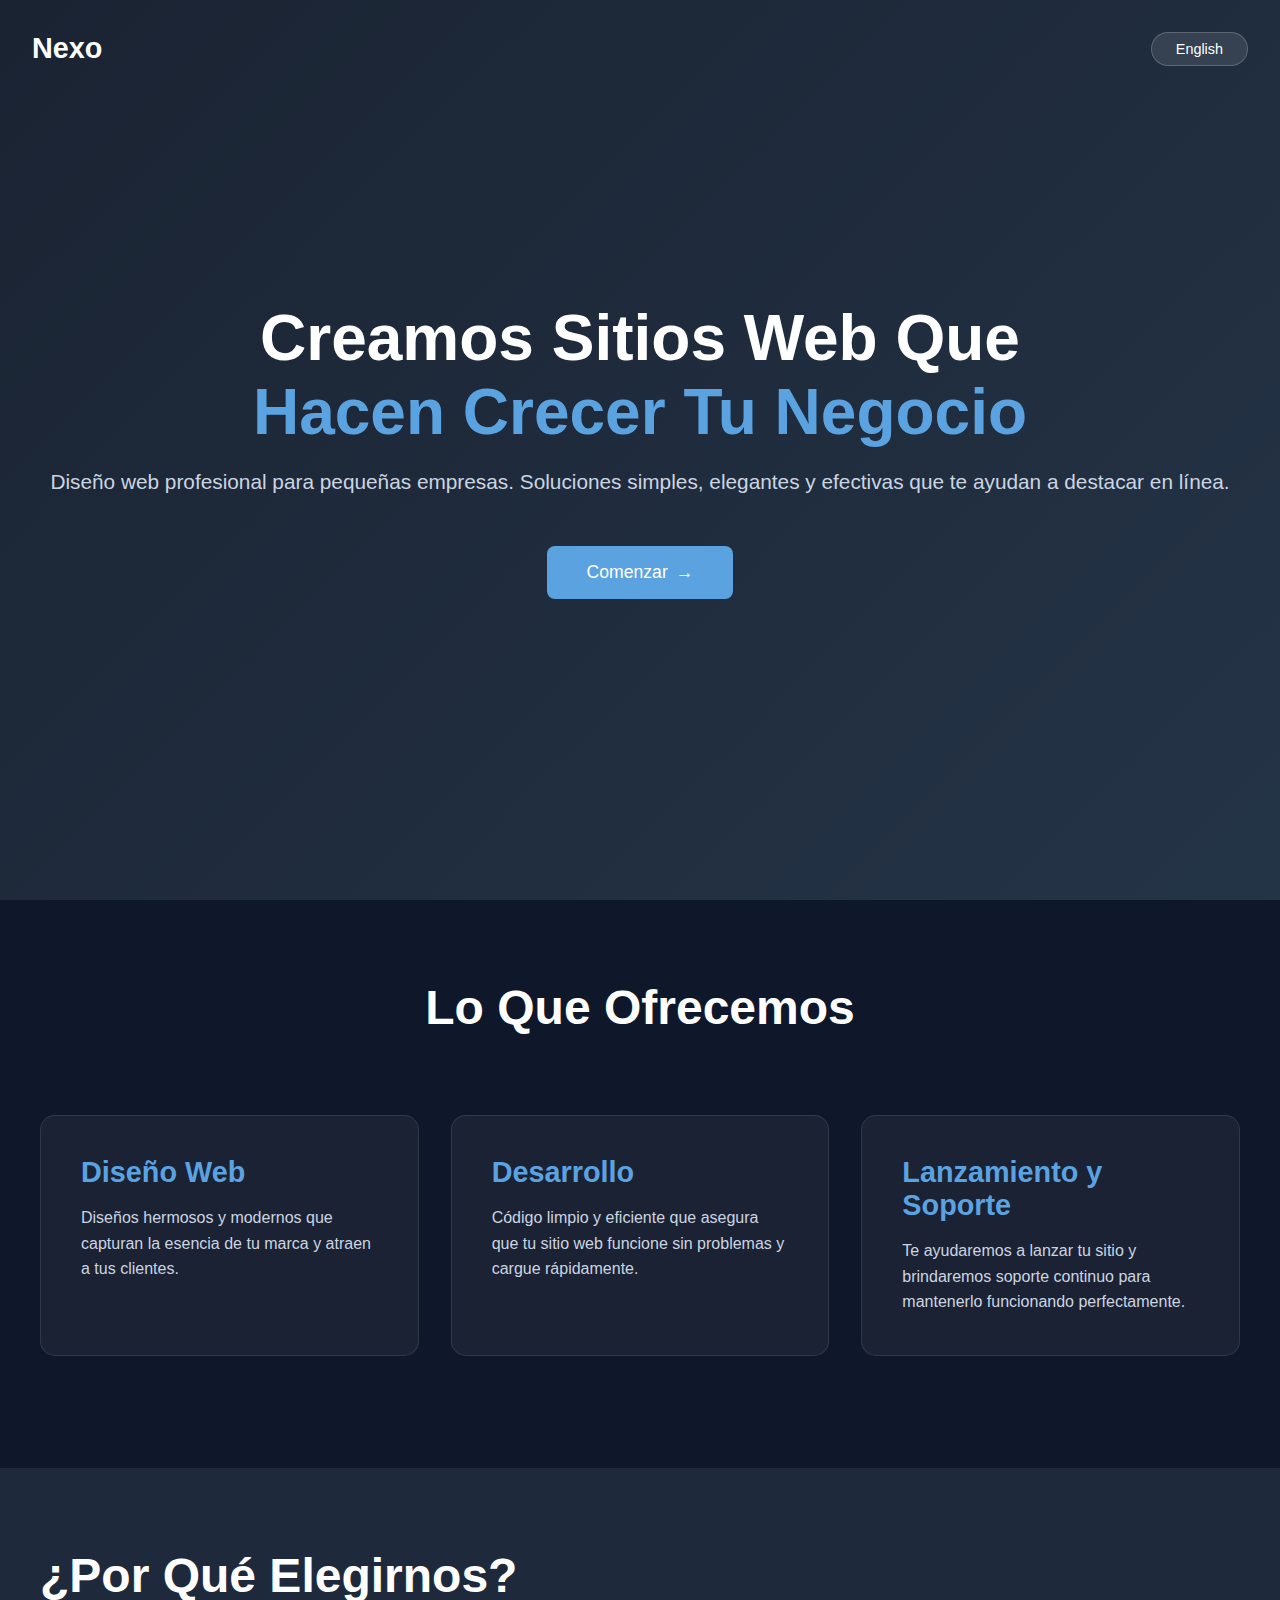
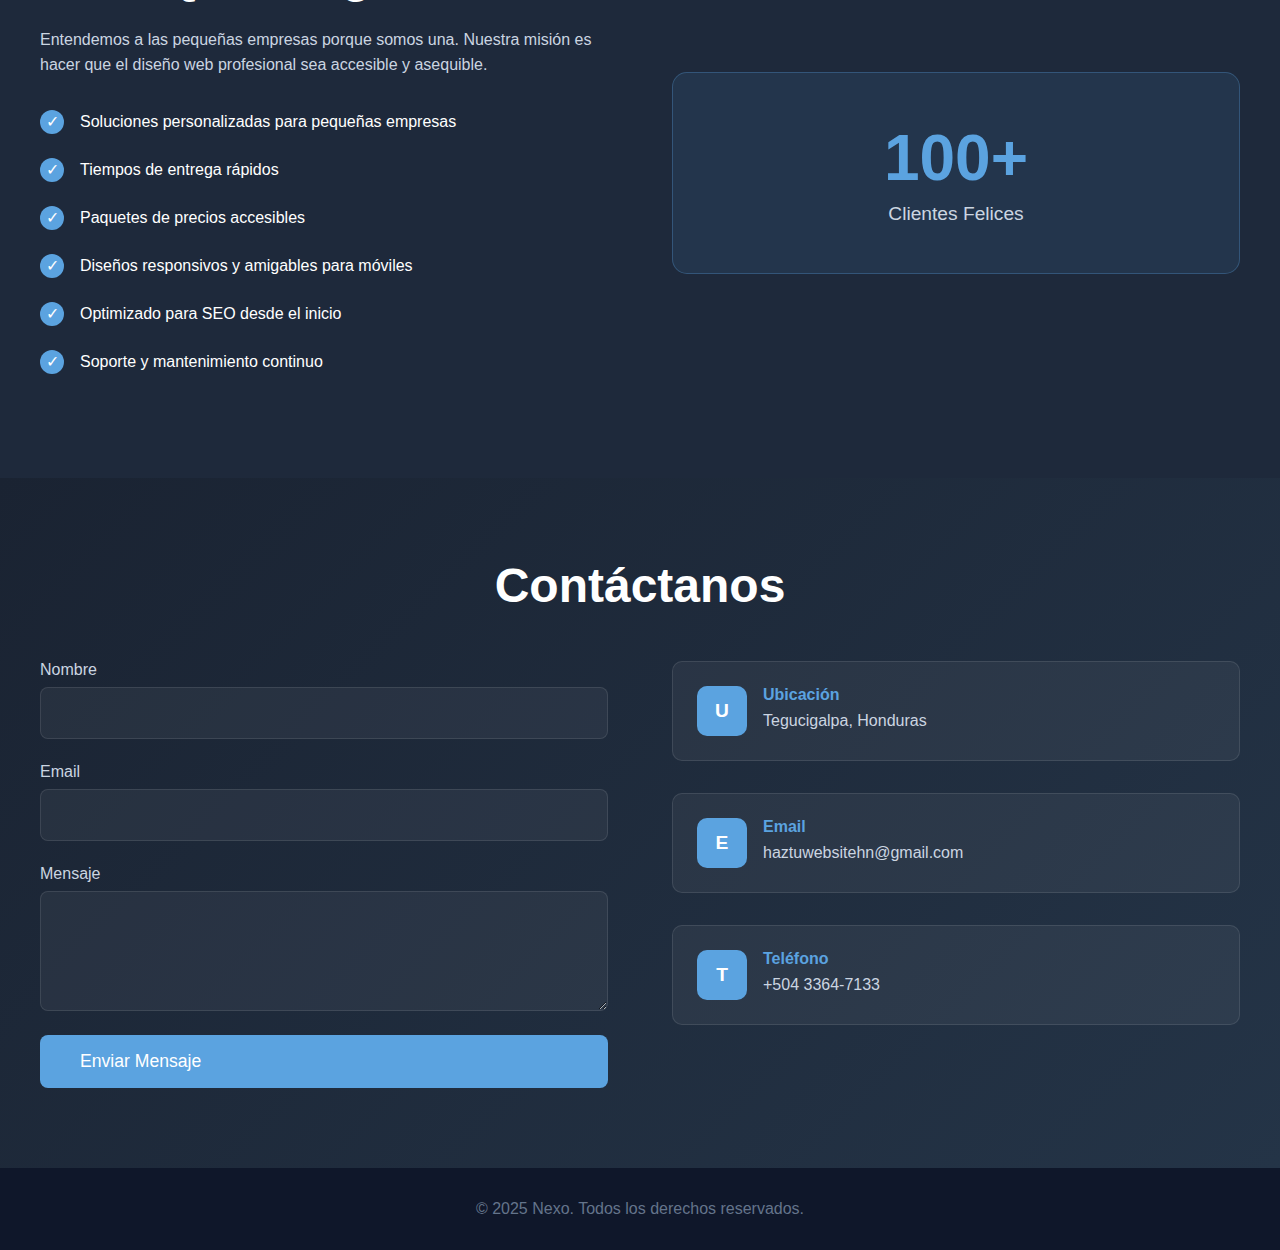
<file: estructura.html>
<!DOCTYPE html>
<html lang="es">
  <head>
    <meta charset="UTF-8" />
    <meta name="viewport" content="width=device-width, initial-scale=1.0" />
    <title>Nexo - Agencia de Diseño Web</title>
    <link rel="stylesheet" href="estilos.css" />
  </head>
  <body>
    <!-- Hero Section -->
    <section class="hero">
      <div class="logo">Nexo</div>
      <button class="lang-toggle" onclick="toggleLanguage()">
        <span id="langText">English</span>
      </button>
      <div class="hero-content">
        <h1>
          <span id="heroTitle1">Creamos Sitios Web Que</span><br />
          <span class="highlight" id="heroTitle2">Hacen Crecer Tu Negocio</span>
        </h1>
        <p id="heroSubtitle">
          Diseño web profesional para pequeñas empresas. Soluciones simples,
          elegantes y efectivas que te ayudan a destacar en línea.
        </p>
        <button class="btn-primary" onclick="scrollToContact()">
          <span id="ctaBtn">Comenzar</span>
          <span>→</span>
        </button>
      </div>
    </section>

    <!-- Services Section -->
    <section class="section">
      <div class="container">
        <h2 class="section-title" id="servicesTitle">Lo Que Ofrecemos</h2>
        <div class="services-carousel">
          <div class="services-grid" id="servicesGrid">
            <div class="service-card">
              <h3 id="service1Title">Diseño Web</h3>
              <p id="service1Desc">
                Diseños hermosos y modernos que capturan la esencia de tu marca
                y atraen a tus clientes.
              </p>
            </div>
            <div class="service-card">
              <h3 id="service2Title">Desarrollo</h3>
              <p id="service2Desc">
                Código limpio y eficiente que asegura que tu sitio web funcione
                sin problemas y cargue rápidamente.
              </p>
            </div>
            <div class="service-card">
              <h3 id="service3Title">Lanzamiento y Soporte</h3>
              <p id="service3Desc">
                Te ayudaremos a lanzar tu sitio y brindaremos soporte continuo
                para mantenerlo funcionando perfectamente.
              </p>
            </div>
          </div>
          <div class="carousel-dots" id="serviceDots"></div>
        </div>
      </div>
    </section>

    <!-- Why Us Section -->
    <section class="section">
      <div class="container">
        <div class="why-us">
          <div class="why-us-content">
            <h2 id="whyTitle">¿Por Qué Elegirnos?</h2>
            <p id="whySubtitle">
              Entendemos a las pequeñas empresas porque somos una. Nuestra
              misión es hacer que el diseño web profesional sea accesible y
              asequible.
            </p>
            <ul class="feature-list">
              <li class="feature-item">
                <span class="icon">✓</span>
                <span id="feature1"
                  >Soluciones personalizadas para pequeñas empresas</span
                >
              </li>
              <li class="feature-item">
                <span class="icon">✓</span>
                <span id="feature2">Tiempos de entrega rápidos</span>
              </li>
              <li class="feature-item">
                <span class="icon">✓</span>
                <span id="feature3">Paquetes de precios accesibles</span>
              </li>
              <li class="feature-item">
                <span class="icon">✓</span>
                <span id="feature4"
                  >Diseños responsivos y amigables para móviles</span
                >
              </li>
              <li class="feature-item">
                <span class="icon">✓</span>
                <span id="feature5">Optimizado para SEO desde el inicio</span>
              </li>
              <li class="feature-item">
                <span class="icon">✓</span>
                <span id="feature6">Soporte y mantenimiento continuo</span>
              </li>
            </ul>
          </div>
          <div class="stats-card">
            <div class="stats-number">100+</div>
            <div class="stats-label" id="statsLabel">Clientes Felices</div>
          </div>
        </div>
      </div>
    </section>

    <!-- Contact Section -->
    <form id="formContacto">
      <section class="section contact-section" id="contactSection">
        <div class="container">
          <h2 class="section-title" id="contactTitle">Contáctanos</h2>
          <div class="contact-grid">
            <div class="contact-form">
              <div class="form-group">
                <label for="name" id="nameLabel">Nombre</label>
                <input type="text" id="name" name="name" placeholder="" />
              </div>
              <div class="form-group">
                <label for="email" id="emailLabel">Email</label>
                <input type="email" id="email" name="email" placeholder="" />
              </div>
              <div class="form-group">
                <label for="message" id="messageLabel">Mensaje</label>
                <textarea id="message" name="message" placeholder=""></textarea>
              </div>
              <button class="btn-primary">
                <span id="submitBtn">Enviar Mensaje</span>
              </button>
            </div>
            <div class="contact-info">
              <div class="contact-item">
                <div class="icon">U</div>
                <div class="contact-item-content">
                  <h4 id="locationTitle">Ubicación</h4>
                  <p>Tegucigalpa, Honduras</p>
                </div>
              </div>
              <div class="contact-item">
                <div class="icon">E</div>
                <div class="contact-item-content">
                  <h4>Email</h4>
                  <p>haztuwebsitehn@gmail.com</p>
                </div>
              </div>
              <div class="contact-item">
                <div class="icon">T</div>
                <div class="contact-item-content">
                  <h4 id="phoneTitle">Teléfono</h4>
                  <p>+504 3364-7133</p>
                </div>
              </div>
            </div>
          </div>
        </div>
      </section>
    </form>

    <!-- Footer -->
    <footer>
      <p id="footerText">© 2025 Nexo. Todos los derechos reservados.</p>
    </footer>

    <script src="animaciones.js"></script>
    <script src=https://cdn.emailjs.com/dist/email.min.js></script>
    <script src="ValidCorreo.js"></script>
  </body>
</html>
</file>
<file: estilos.css>
* {
  margin: 0;
  padding: 0;
  box-sizing: border-box;
}

body {
  font-family: -apple-system, BlinkMacSystemFont, "Segoe UI", Roboto, Oxygen,
    Ubuntu, Cantarell, sans-serif;
  color: #ffffff;
  overflow-x: hidden;
}

.hero {
  min-height: 100vh;
  background: linear-gradient(135deg, #1a2332 0%, #243447 100%);
  display: flex;
  align-items: center;
  justify-content: center;
  text-align: center;
  padding: 2rem;
  position: relative;
}

.logo {
  position: absolute;
  top: 2rem;
  left: 2rem;
  font-size: 1.8rem;
  font-weight: bold;
  color: white;
  z-index: 10;
}

.lang-toggle {
  position: absolute;
  top: 2rem;
  right: 2rem;
  background: rgba(255, 255, 255, 0.1);
  border: 1px solid rgba(255, 255, 255, 0.2);
  border-radius: 25px;
  padding: 0.5rem 1.5rem;
  color: white;
  cursor: pointer;
  font-size: 0.9rem;
  transition: all 0.3s ease;
}

.lang-toggle:hover {
  background: rgba(255, 255, 255, 0.2);
  transform: translateY(-2px);
}

.hero-content {
  max-width: 1200px;
  animation: fadeInUp 1s ease;
}

.hero h1 {
  font-size: clamp(2rem, 5vw, 4rem);
  margin-bottom: 1rem;
  font-weight: 700;
}

.hero h1 .highlight {
  color: #5ba3e0;
}

.hero p {
  font-size: clamp(1rem, 2vw, 1.3rem);
  margin-bottom: 3rem;
  color: #cbd5e1;
  line-height: 1.6;
}

.btn-primary {
  background: #5ba3e0;
  color: white;
  padding: 1rem 2.5rem;
  border: none;
  border-radius: 8px;
  font-size: 1.1rem;
  cursor: pointer;
  transition: all 0.3s ease;
  display: inline-flex;
  align-items: center;
  gap: 0.5rem;
}

.btn-primary:hover {
  background: #4a8bc7;
  transform: translateY(-3px);
  box-shadow: 0 10px 25px rgba(91, 163, 224, 0.3);
}

.section {
  padding: 5rem 2rem;
  background: #1e293b;
}

.section:nth-child(even) {
  background: #0f172a;
}

.container {
  max-width: 1200px;
  margin: 0 auto;
}

.section-title {
  font-size: clamp(2rem, 4vw, 3rem);
  text-align: center;
  margin-bottom: 3rem;
  animation: fadeIn 0.8s ease;
}

.services-carousel {
  position: relative;
  overflow: hidden;
  padding: 2rem 0;
}

.services-grid {
  display: grid;
  grid-template-columns: repeat(3, 1fr);
  gap: 2rem;
  transition: transform 0.5s ease;
}

.service-card {
  background: rgba(255, 255, 255, 0.05);
  padding: 2.5rem;
  border-radius: 15px;
  border: 1px solid rgba(255, 255, 255, 0.1);
  transition: all 0.3s ease;
  animation: fadeInUp 0.8s ease;
}

.service-card:hover {
  transform: translateY(-10px);
  background: rgba(255, 255, 255, 0.08);
  border-color: #5ba3e0;
}

.service-card h3 {
  font-size: 1.8rem;
  margin-bottom: 1rem;
  color: #5ba3e0;
}

.service-card p {
  color: #cbd5e1;
  line-height: 1.6;
}

.why-us {
  display: grid;
  grid-template-columns: 1fr 1fr;
  gap: 4rem;
  align-items: center;
}

.why-us-content h2 {
  font-size: clamp(2rem, 4vw, 3rem);
  margin-bottom: 1.5rem;
}

.why-us-content p {
  color: #cbd5e1;
  margin-bottom: 2rem;
  line-height: 1.6;
}

.feature-list {
  list-style: none;
}

.feature-item {
  display: flex;
  align-items: center;
  gap: 1rem;
  margin-bottom: 1.5rem;
  animation: fadeInLeft 0.8s ease;
}

.feature-item .icon {
  background: #5ba3e0;
  color: white;
  width: 24px;
  height: 24px;
  border-radius: 50%;
  display: flex;
  align-items: center;
  justify-content: center;
  flex-shrink: 0;
}

.stats-card {
  background: rgba(91, 163, 224, 0.1);
  border: 1px solid rgba(91, 163, 224, 0.3);
  padding: 3rem;
  border-radius: 15px;
  text-align: center;
}

.stats-number {
  font-size: 4rem;
  color: #5ba3e0;
  font-weight: bold;
  margin-bottom: 0.5rem;
}

.stats-label {
  color: #cbd5e1;
  font-size: 1.2rem;
}

.contact-section {
  background: linear-gradient(135deg, #1a2332 0%, #243447 100%);
}

.contact-grid {
  display: grid;
  grid-template-columns: 1fr 1fr;
  gap: 4rem;
}

.contact-form {
  display: flex;
  flex-direction: column;
  gap: 1.5rem;
}

.form-group {
  display: flex;
  flex-direction: column;
  gap: 0.5rem;
}

.form-group label {
  font-size: 1rem;
  color: #cbd5e1;
}

.form-group input,
.form-group textarea {
  padding: 1rem;
  background: rgba(255, 255, 255, 0.05);
  border: 1px solid rgba(255, 255, 255, 0.1);
  border-radius: 8px;
  color: white;
  font-size: 1rem;
  transition: all 0.3s ease;
}

.form-group input:focus,
.form-group textarea:focus {
  outline: none;
  border-color: #5ba3e0;
  background: rgba(255, 255, 255, 0.08);
}

.form-group textarea {
  resize: vertical;
  min-height: 120px;
}

.contact-info {
  display: flex;
  flex-direction: column;
  gap: 2rem;
}

.contact-item {
  display: flex;
  align-items: start;
  gap: 1rem;
  padding: 1.5rem;
  background: rgba(255, 255, 255, 0.05);
  border-radius: 10px;
  border: 1px solid rgba(255, 255, 255, 0.1);
}

.contact-item .icon {
  background: #5ba3e0;
  color: white;
  width: 50px;
  height: 50px;
  border-radius: 10px;
  display: flex;
  align-items: center;
  justify-content: center;
  flex-shrink: 0;
  font-weight: bold;
  font-size: 1.2rem;
}

.contact-item-content h4 {
  margin-bottom: 0.5rem;
  color: #5ba3e0;
}

.contact-item-content p {
  color: #cbd5e1;
}

footer {
  background: #0f172a;
  padding: 2rem;
  text-align: center;
  color: #64748b;
}

.carousel-dots {
  display: none;
  justify-content: center;
  gap: 0.5rem;
  margin-top: 2rem;
}

.dot {
  width: 10px;
  height: 10px;
  border-radius: 50%;
  background: rgba(255, 255, 255, 0.3);
  cursor: pointer;
  transition: all 0.3s ease;
}

.dot.active {
  background: #5ba3e0;
  width: 30px;
  border-radius: 5px;
}

@keyframes fadeIn {
  from {
    opacity: 0;
  }
  to {
    opacity: 1;
  }
}

@keyframes fadeInUp {
  from {
    opacity: 0;
    transform: translateY(30px);
  }
  to {
    opacity: 1;
    transform: translateY(0);
  }
}

@keyframes fadeInLeft {
  from {
    opacity: 0;
    transform: translateX(-30px);
  }
  to {
    opacity: 1;
    transform: translateX(0);
  }
}

@media (max-width: 768px) {
  .services-grid {
    grid-template-columns: 1fr;
  }

  .why-us {
    grid-template-columns: 1fr;
  }

  .contact-grid {
    grid-template-columns: 1fr;
  }

  .contact-item {
    padding: 1rem;
  }

  .contact-item .icon {
    width: 45px;
    height: 45px;
    font-size: 1rem;
  }

  .contact-item-content h4 {
    font-size: 0.95rem;
  }

  .contact-item-content p {
    font-size: 0.9rem;
  }

  .logo {
    top: 1rem;
    left: 1rem;
    font-size: 1.5rem;
  }

  .lang-toggle {
    top: 1rem;
    right: 1rem;
    padding: 0.5rem 1rem;
    font-size: 0.8rem;
  }

  .carousel-dots {
    display: flex;
  }

  .services-carousel {
    overflow: visible;
  }
}
</file>
